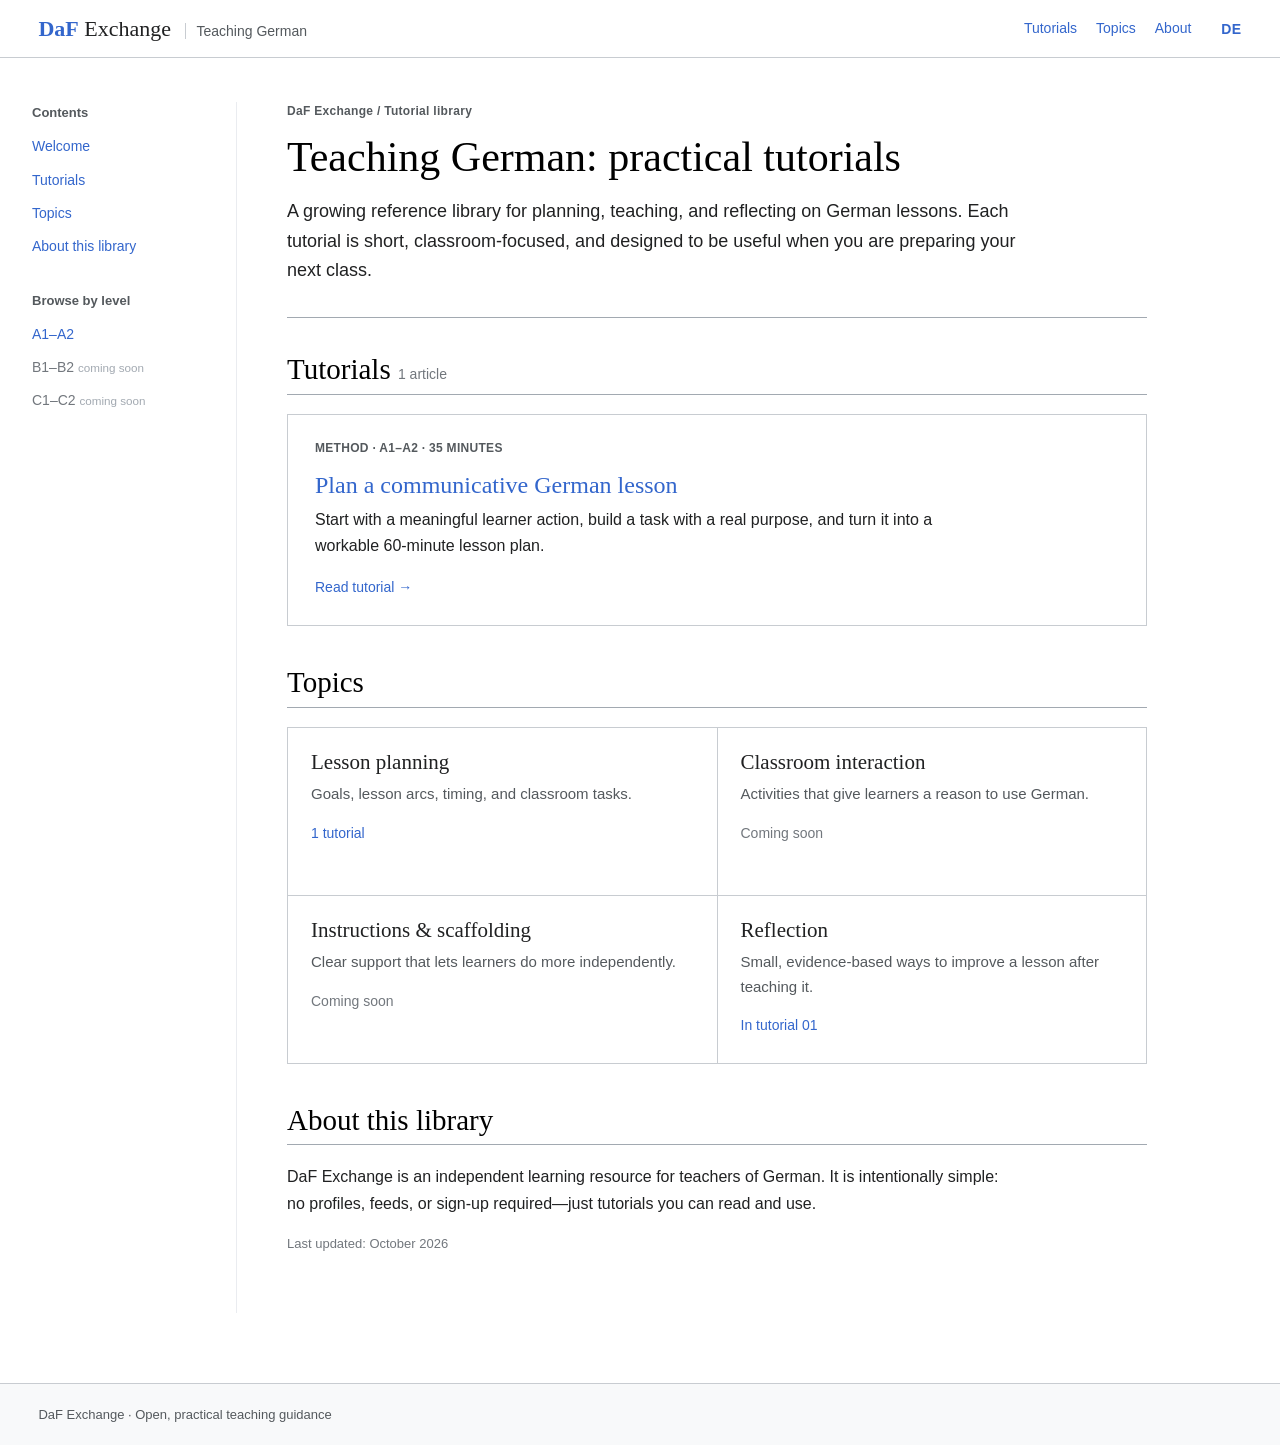
<file: index.html>
<!DOCTYPE html>
<html lang="en">
<head>
  <meta charset="UTF-8">
  <meta name="viewport" content="width=device-width, initial-scale=1.0">
  <meta name="description" content="A clear, practical reference library for teaching German.">
  <title>DaF Exchange | Teaching German tutorials</title>
  <link rel="stylesheet" href="styles.css">
</head>
<body class="library-page">
  <header class="library-header">
    <a class="library-brand" href="index.html" aria-label="DaF Exchange home"><strong>DaF</strong> Exchange <span>Teaching German</span></a>
    <nav aria-label="Primary navigation"><a href="#tutorials">Tutorials</a><a href="#topics">Topics</a><a href="#about">About</a></nav>
    <a class="language-switch" href="index.de.html" lang="de" hreflang="de">DE</a>
  </header>
  <main class="library-layout">
    <aside class="library-sidebar" aria-label="Tutorial topics">
      <p class="sidebar-title">Contents</p>
      <a href="#welcome">Welcome</a><a href="#tutorials">Tutorials</a><a href="#topics">Topics</a><a href="#about">About this library</a>
      <p class="sidebar-title topic-title">Browse by level</p>
      <a href="#tutorials">A1–A2</a><span class="muted-link">B1–B2 <small>coming soon</small></span><span class="muted-link">C1–C2 <small>coming soon</small></span>
    </aside>
    <article class="library-content">
      <section id="welcome" class="library-lead"><p class="article-kicker">DaF Exchange / Tutorial library</p><h1>Teaching German: practical tutorials</h1><p class="lead-copy">A growing reference library for planning, teaching, and reflecting on German lessons. Each tutorial is short, classroom-focused, and designed to be useful when you are preparing your next class.</p></section>
      <section id="tutorials" class="article-section"><h2>Tutorials <span>1 article</span></h2><div class="tutorial-index"><article><p class="tutorial-label">METHOD · A1–A2 · 35 MINUTES</p><h3><a href="classroom-instructions.html">Plan a communicative German lesson</a></h3><p>Start with a meaningful learner action, build a task with a real purpose, and turn it into a workable 60-minute lesson plan.</p><a class="article-link" href="classroom-instructions.html">Read tutorial →</a></article></div></section>
      <section id="topics" class="article-section"><h2>Topics</h2><div class="topic-grid"><div><h3>Lesson planning</h3><p>Goals, lesson arcs, timing, and classroom tasks.</p><a href="classroom-instructions.html">1 tutorial</a></div><div><h3>Classroom interaction</h3><p>Activities that give learners a reason to use German.</p><span>Coming soon</span></div><div><h3>Instructions &amp; scaffolding</h3><p>Clear support that lets learners do more independently.</p><span>Coming soon</span></div><div><h3>Reflection</h3><p>Small, evidence-based ways to improve a lesson after teaching it.</p><a href="classroom-instructions.html#reflection">In tutorial 01</a></div></div></section>
      <section id="about" class="article-section about-library"><h2>About this library</h2><p>DaF Exchange is an independent learning resource for teachers of German. It is intentionally simple: no profiles, feeds, or sign-up required—just tutorials you can read and use.</p><p class="last-updated">Last updated: October 2026</p></section>
    </article>
  </main>
  <footer class="library-footer">DaF Exchange · Open, practical teaching guidance</footer>
</body>
</html>
</file>
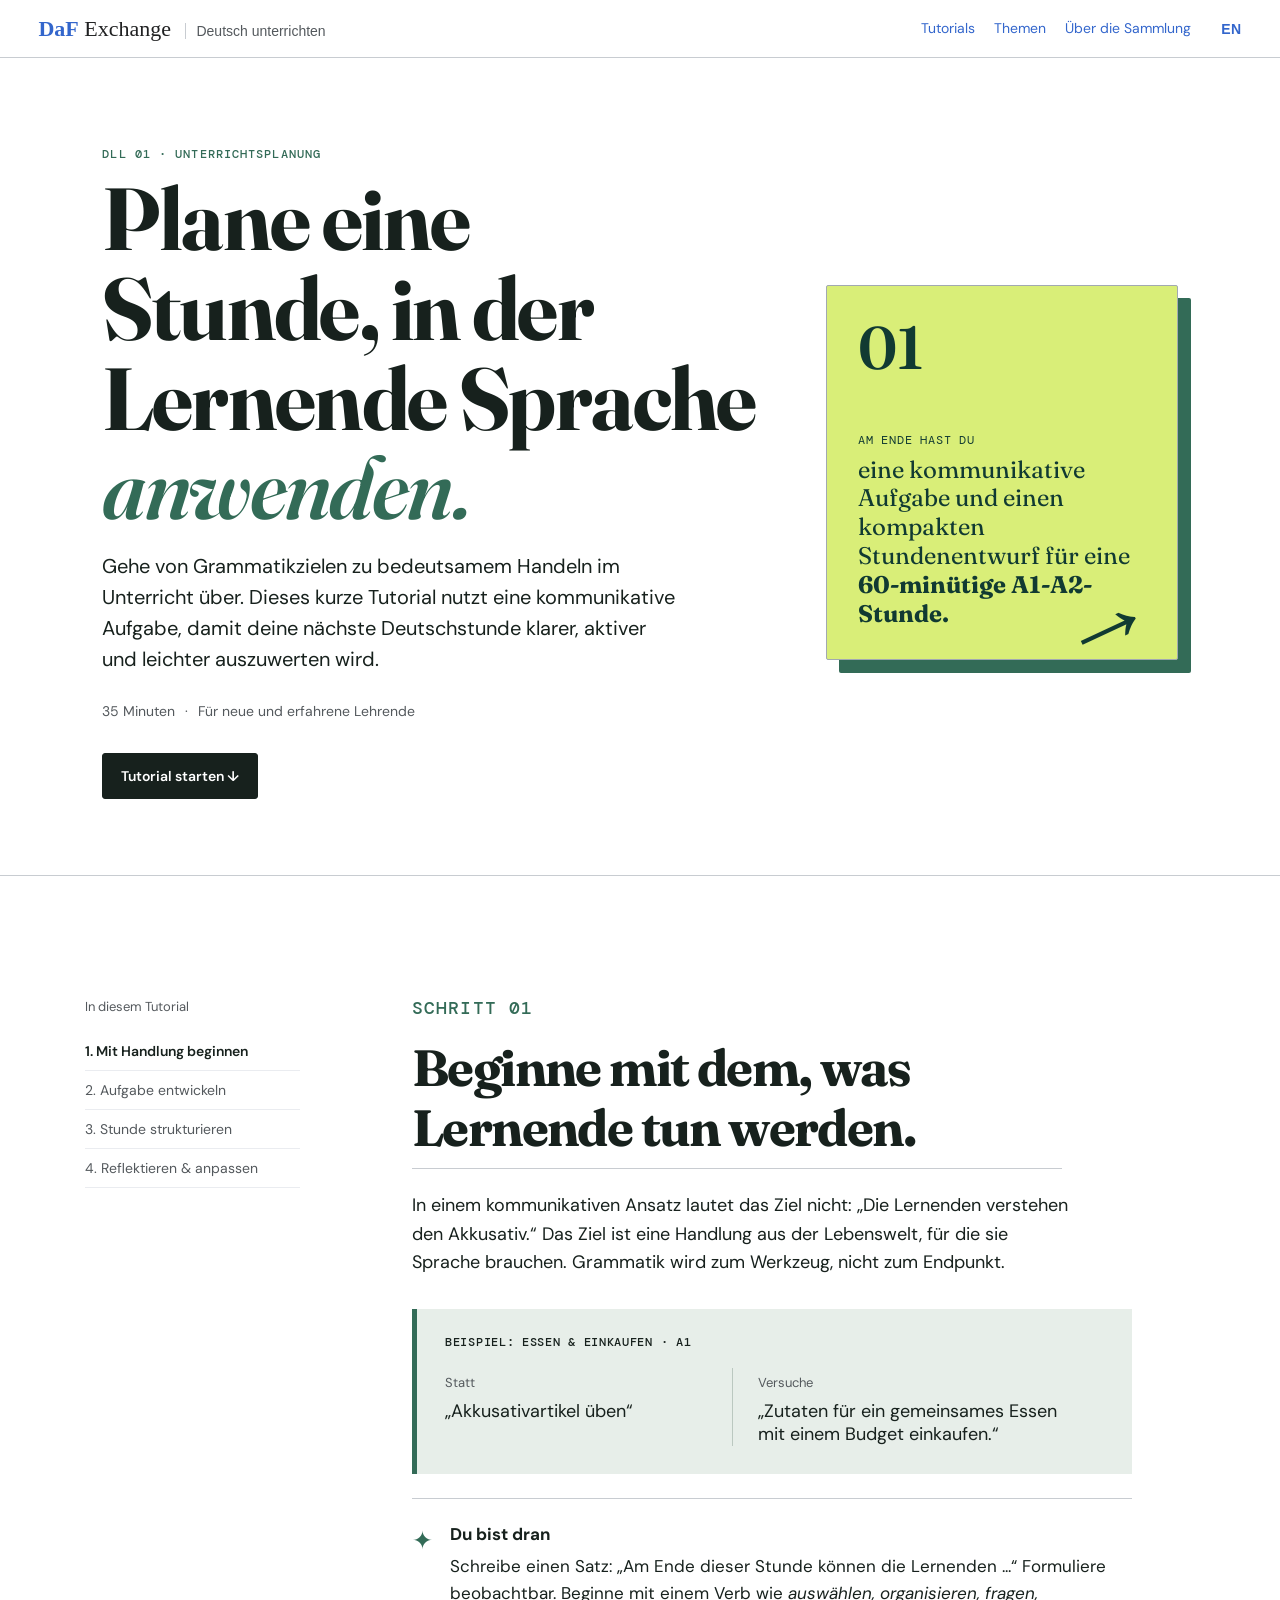
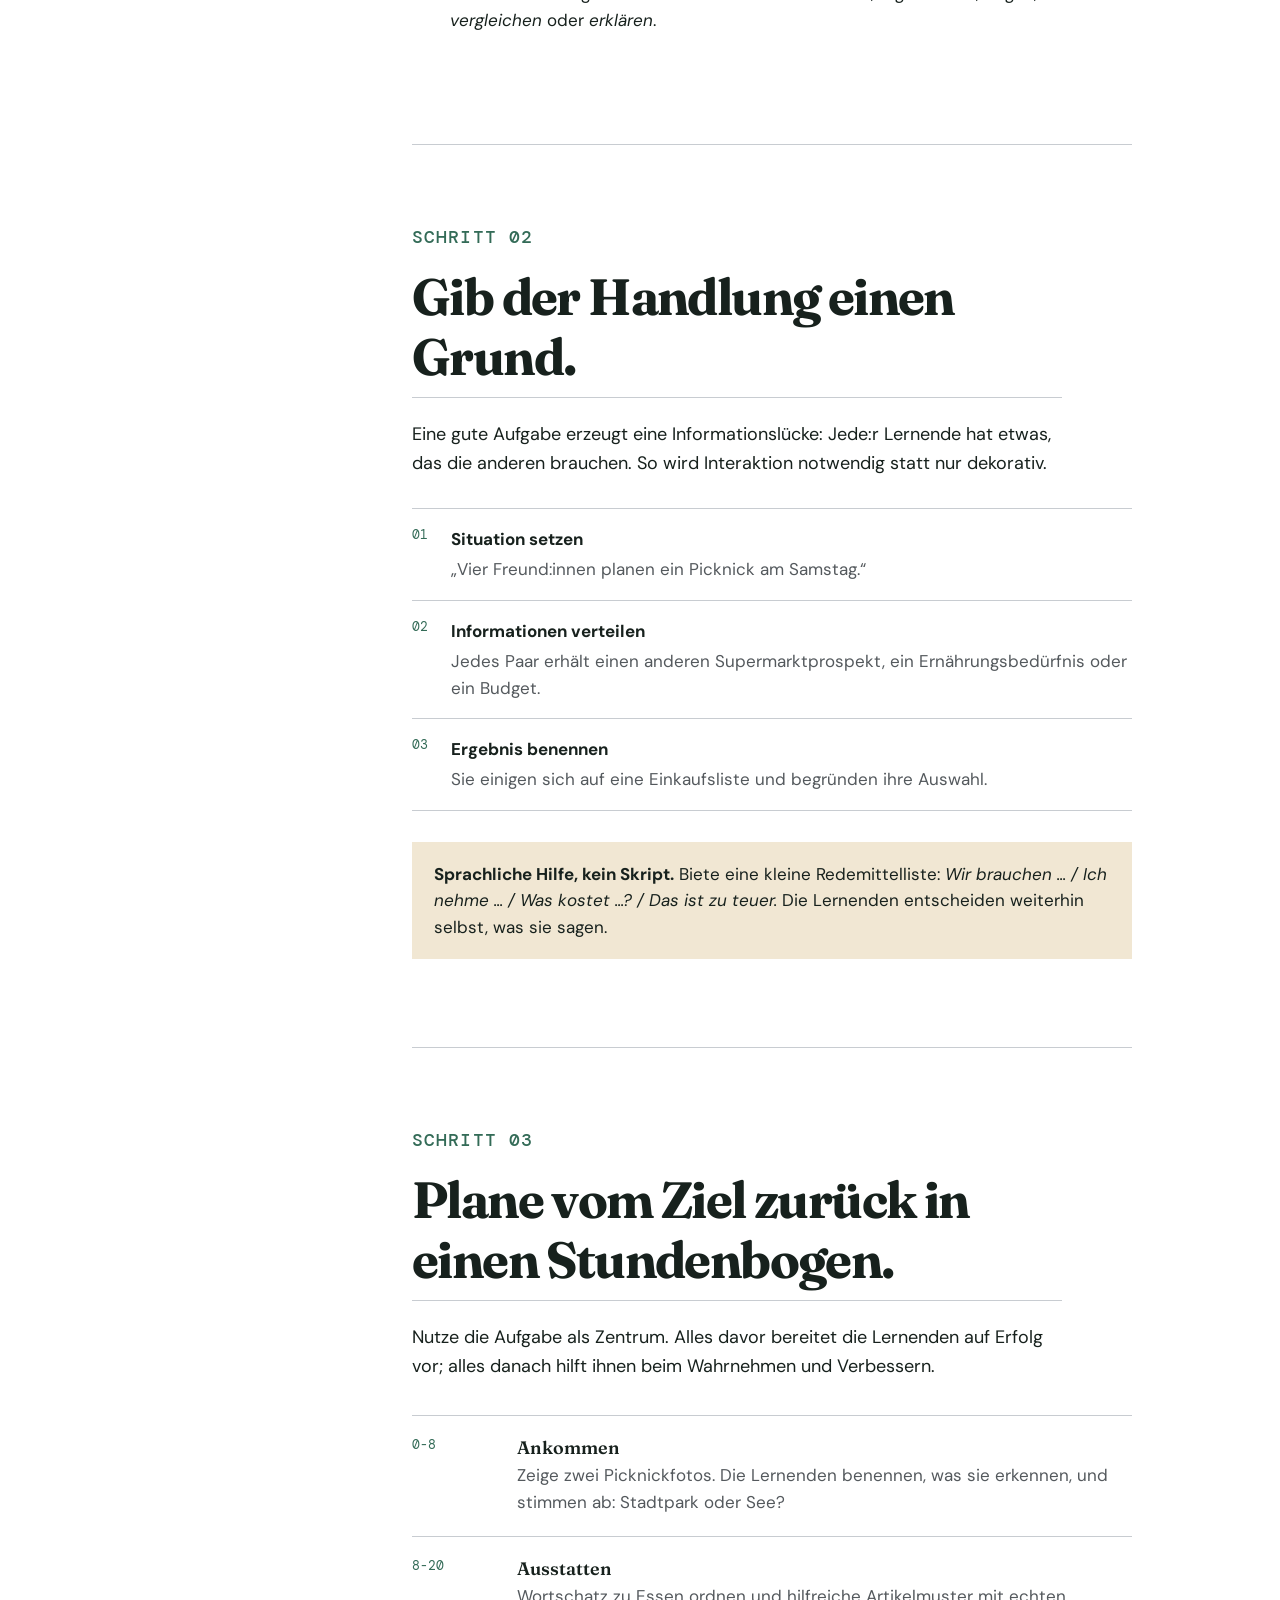
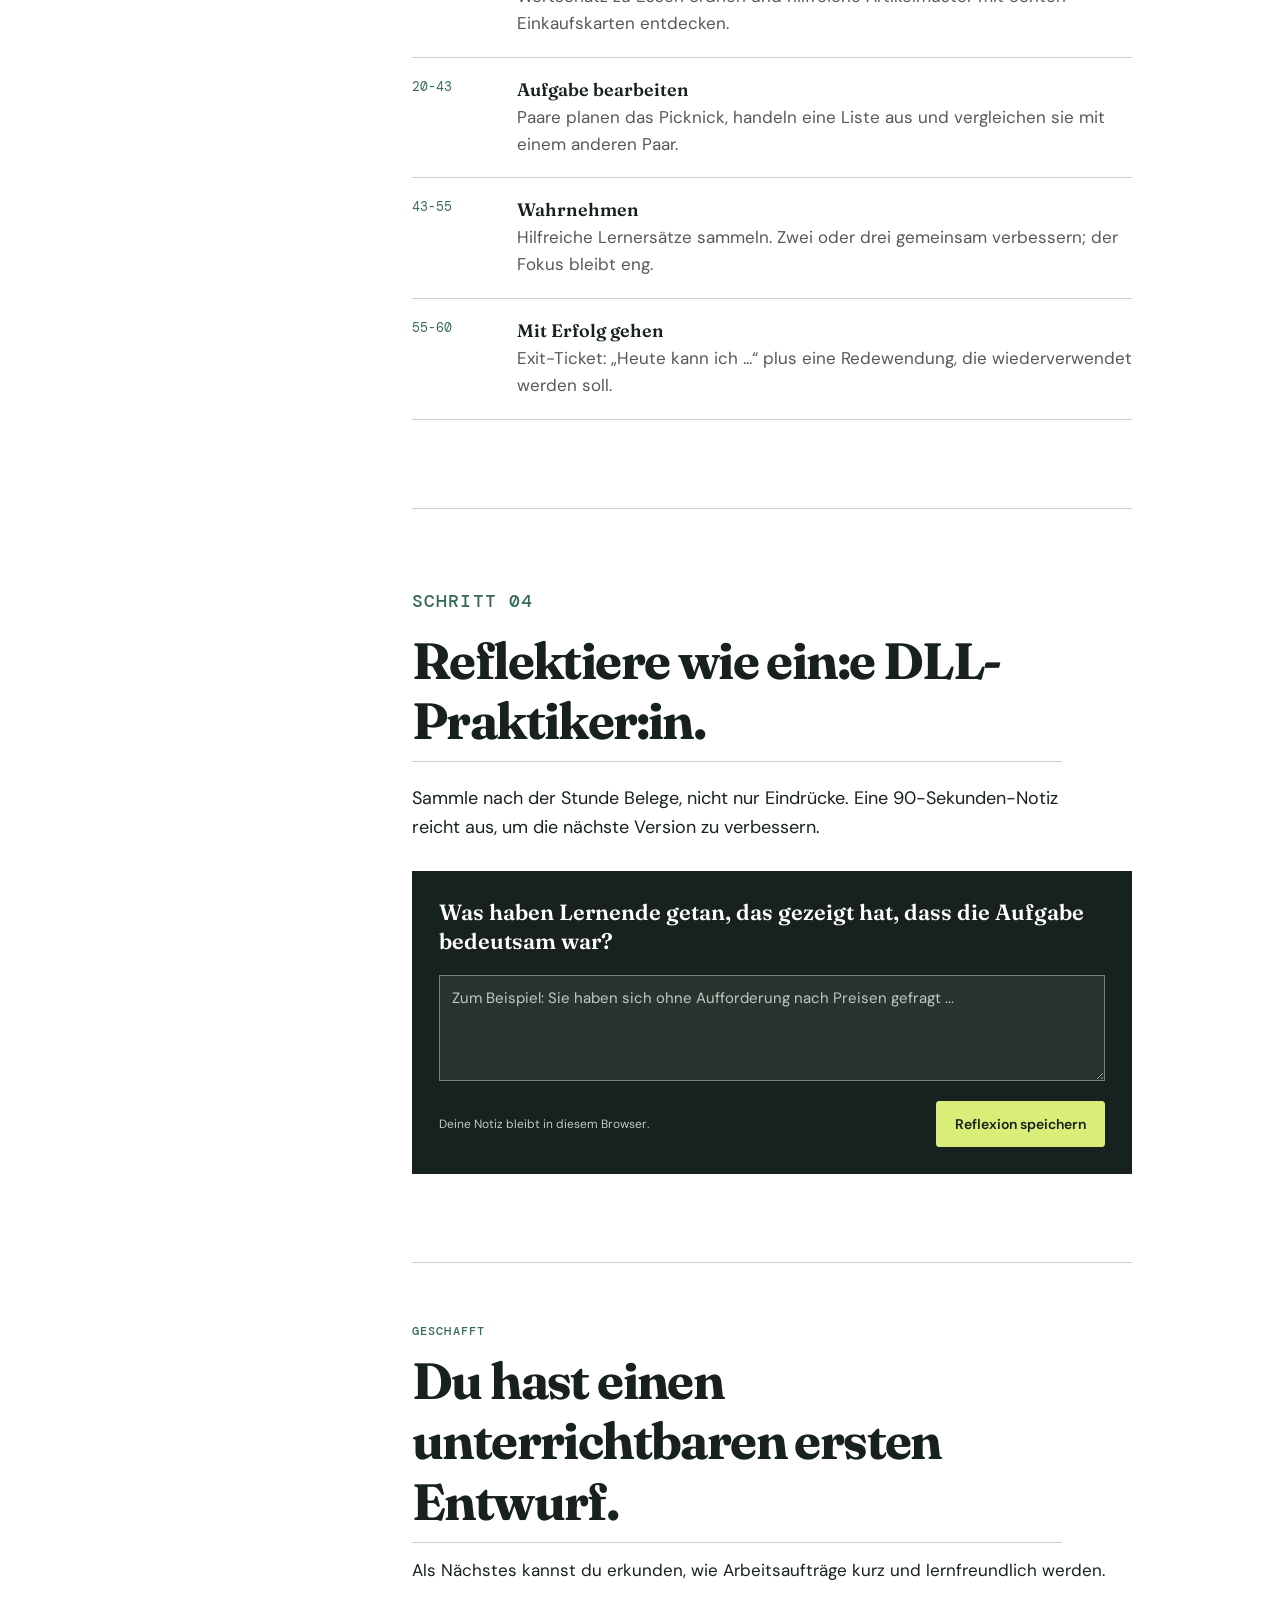
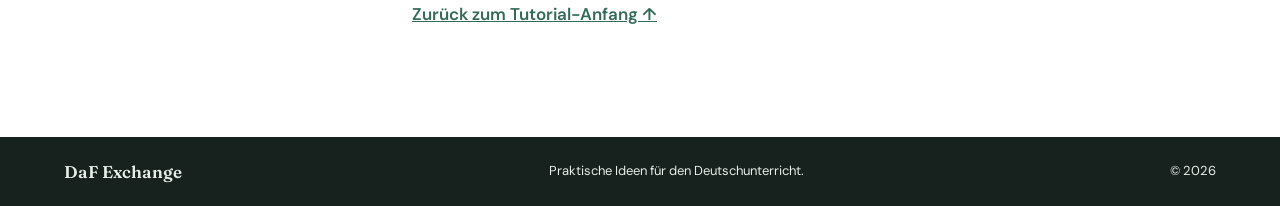
<file: classroom-instructions.de.html>
<!DOCTYPE html>
<html lang="de">
<head><meta charset="UTF-8"><meta name="viewport" content="width=device-width, initial-scale=1.0"><meta name="description" content="Ein praktisches DLL-Tutorial zur Planung kommunikativer Deutschstunden."><title>DaF Exchange | Eine kommunikative Stunde planen</title><link rel="preconnect" href="https://fonts.googleapis.com"><link rel="preconnect" href="https://fonts.gstatic.com" crossorigin><link href="https://fonts.googleapis.com/css2?family=DM+Mono:wght@400;500&family=DM+Sans:wght@400;500;600;700&family=Fraunces:opsz,wght@9..144,600;9..144,700&display=swap" rel="stylesheet"><link rel="stylesheet" href="styles.css"></head>
<body><header class="library-header"><a class="library-brand" href="index.de.html" aria-label="DaF Exchange Startseite"><strong>DaF</strong> Exchange <span>Deutsch unterrichten</span></a><nav aria-label="Hauptnavigation"><a href="index.de.html#tutorials">Tutorials</a><a href="index.de.html#themen">Themen</a><a href="index.de.html#ueber">Über die Sammlung</a></nav><a class="language-switch" href="classroom-instructions.html" lang="en" hreflang="en">EN</a></header>
<main id="top"><section class="hero" aria-labelledby="page-title"><div class="hero-copy"><p class="eyebrow">DLL 01 &middot; Unterrichtsplanung</p><h1 id="page-title">Plane eine Stunde, in der Lernende Sprache <em>anwenden.</em></h1><p class="intro">Gehe von Grammatikzielen zu bedeutsamem Handeln im Unterricht &uuml;ber. Dieses kurze Tutorial nutzt eine kommunikative Aufgabe, damit deine n&auml;chste Deutschstunde klarer, aktiver und leichter auszuwerten wird.</p><div class="hero-meta"><span>35 Minuten</span><span>&middot;</span><span>F&uuml;r neue und erfahrene Lehrende</span></div><a class="button button-dark" href="#lesson">Tutorial starten &darr;</a></div><div class="hero-card"><div class="card-number">01</div><p class="card-label">Am Ende hast du</p><p class="card-outcome">eine kommunikative Aufgabe und einen kompakten Stundenentwurf f&uuml;r eine <strong>60-min&uuml;tige A1-A2-Stunde.</strong></p><div class="scribble">&rarr;</div></div></section>
<div class="lesson-layout" id="lesson"><aside class="lesson-nav"><p>In diesem Tutorial</p><a class="active" href="#start">1. Mit Handlung beginnen</a><a href="#task">2. Aufgabe entwickeln</a><a href="#plan">3. Stunde strukturieren</a><a href="#reflection">4. Reflektieren &amp; anpassen</a></aside><article class="lesson-content">
<section class="lesson-section" id="start"><p class="section-kicker">Schritt 01</p><h2>Beginne mit dem, was Lernende tun werden.</h2><p>In einem kommunikativen Ansatz lautet das Ziel nicht: „Die Lernenden verstehen den Akkusativ.“ Das Ziel ist eine Handlung aus der Lebenswelt, f&uuml;r die sie Sprache brauchen. Grammatik wird zum Werkzeug, nicht zum Endpunkt.</p><div class="example-box"><p class="box-title">Beispiel: Essen &amp; Einkaufen &middot; A1</p><div class="before-after"><div><span>Statt</span><p>„Akkusativartikel &uuml;ben“</p></div><div><span>Versuche</span><p>„Zutaten f&uuml;r ein gemeinsames Essen mit einem Budget einkaufen.“</p></div></div></div><div class="prompt"><span class="prompt-icon">&#10022;</span><div><strong>Du bist dran</strong><p>Schreibe einen Satz: „Am Ende dieser Stunde k&ouml;nnen die Lernenden ...“ Formuliere beobachtbar. Beginne mit einem Verb wie <em>ausw&auml;hlen, organisieren, fragen, vergleichen</em> oder <em>erkl&auml;ren</em>.</p></div></div></section>
<section class="lesson-section" id="task"><p class="section-kicker">Schritt 02</p><h2>Gib der Handlung einen Grund.</h2><p>Eine gute Aufgabe erzeugt eine Informationsl&uuml;cke: Jede:r Lernende hat etwas, das die anderen brauchen. So wird Interaktion notwendig statt nur dekorativ.</p><ol class="steps"><li><span>01</span><div><strong>Situation setzen</strong><p>„Vier Freund:innen planen ein Picknick am Samstag.“</p></div></li><li><span>02</span><div><strong>Informationen verteilen</strong><p>Jedes Paar erh&auml;lt einen anderen Supermarktprospekt, ein Ern&auml;hrungsbed&uuml;rfnis oder ein Budget.</p></div></li><li><span>03</span><div><strong>Ergebnis benennen</strong><p>Sie einigen sich auf eine Einkaufsliste und begr&uuml;nden ihre Auswahl.</p></div></li></ol><div class="language-note"><strong>Sprachliche Hilfe, kein Skript.</strong> Biete eine kleine Redemittelliste: <em>Wir brauchen ... / Ich nehme ... / Was kostet ...? / Das ist zu teuer.</em> Die Lernenden entscheiden weiterhin selbst, was sie sagen.</div></section>
<section class="lesson-section" id="plan"><p class="section-kicker">Schritt 03</p><h2>Plane vom Ziel zur&uuml;ck in einen Stundenbogen.</h2><p>Nutze die Aufgabe als Zentrum. Alles davor bereitet die Lernenden auf Erfolg vor; alles danach hilft ihnen beim Wahrnehmen und Verbessern.</p><div class="timeline"><div><time>0-8</time><div><h3>Ankommen</h3><p>Zeige zwei Picknickfotos. Die Lernenden benennen, was sie erkennen, und stimmen ab: Stadtpark oder See?</p></div></div><div><time>8-20</time><div><h3>Ausstatten</h3><p>Wortschatz zu Essen ordnen und hilfreiche Artikelmuster mit echten Einkaufskarten entdecken.</p></div></div><div><time>20-43</time><div><h3>Aufgabe bearbeiten</h3><p>Paare planen das Picknick, handeln eine Liste aus und vergleichen sie mit einem anderen Paar.</p></div></div><div><time>43-55</time><div><h3>Wahrnehmen</h3><p>Hilfreiche Lerners&auml;tze sammeln. Zwei oder drei gemeinsam verbessern; der Fokus bleibt eng.</p></div></div><div><time>55-60</time><div><h3>Mit Erfolg gehen</h3><p>Exit-Ticket: „Heute kann ich ...“ plus eine Redewendung, die wiederverwendet werden soll.</p></div></div></div></section>
<section class="lesson-section reflection-section" id="reflection"><p class="section-kicker">Schritt 04</p><h2>Reflektiere wie ein:e DLL-Praktiker:in.</h2><p>Sammle nach der Stunde Belege, nicht nur Eindr&uuml;cke. Eine 90-Sekunden-Notiz reicht aus, um die n&auml;chste Version zu verbessern.</p><form class="reflection-card" id="reflection-form"><label for="reflection-note">Was haben Lernende getan, das gezeigt hat, dass die Aufgabe bedeutsam war?</label><textarea id="reflection-note" rows="4" placeholder="Zum Beispiel: Sie haben sich ohne Aufforderung nach Preisen gefragt ..."></textarea><div class="form-footer"><span id="save-status" aria-live="polite">Deine Notiz bleibt in diesem Browser.</span><button class="button button-light" type="submit">Reflexion speichern</button></div></form></section>
<section class="complete" id="next"><p class="section-kicker">Geschafft</p><h2>Du hast einen unterrichtbaren ersten Entwurf.</h2><p>Als N&auml;chstes kannst du erkunden, wie Arbeitsauftr&auml;ge kurz und lernfreundlich werden.</p><a href="#top" class="text-link">Zur&uuml;ck zum Tutorial-Anfang &uarr;</a></section></article></div></main><footer><span>DaF Exchange</span><p>Praktische Ideen f&uuml;r den Deutschunterricht.</p><span>&copy; 2026</span></footer></body>
</html>
</file>
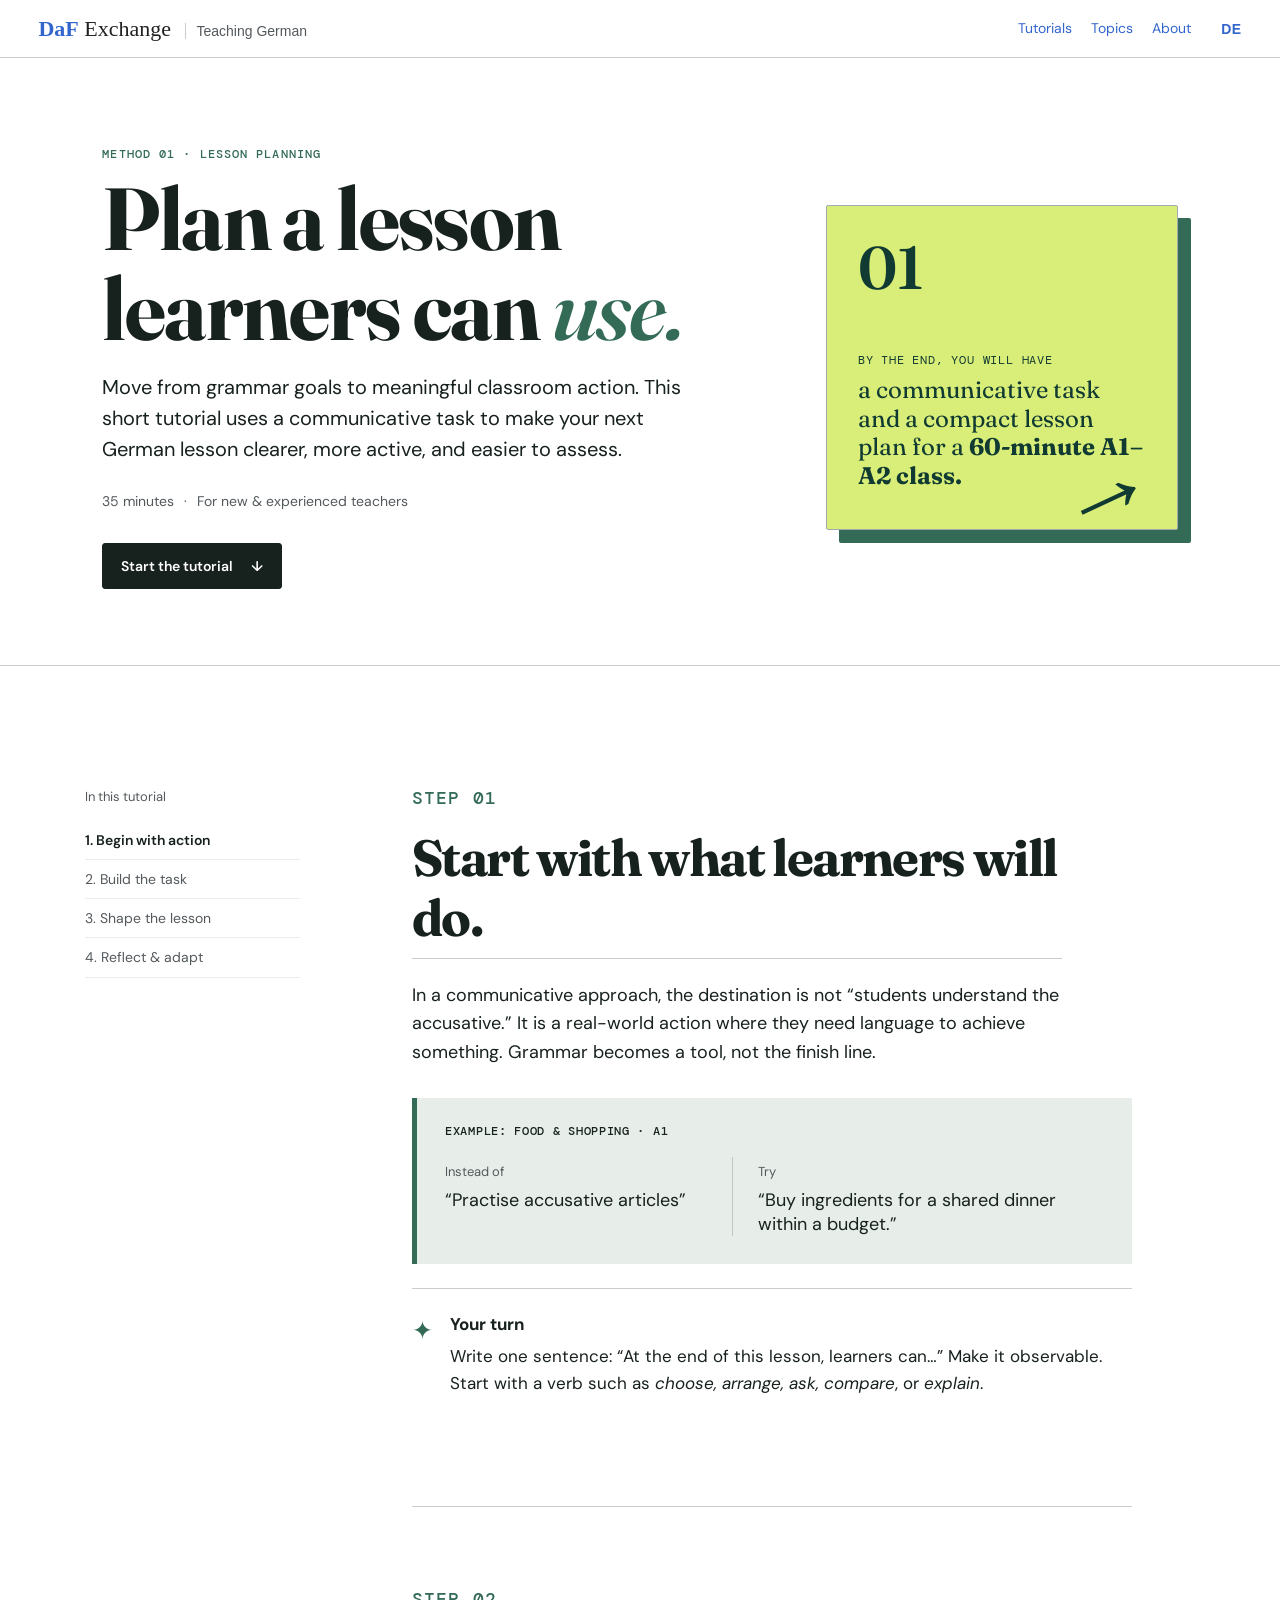
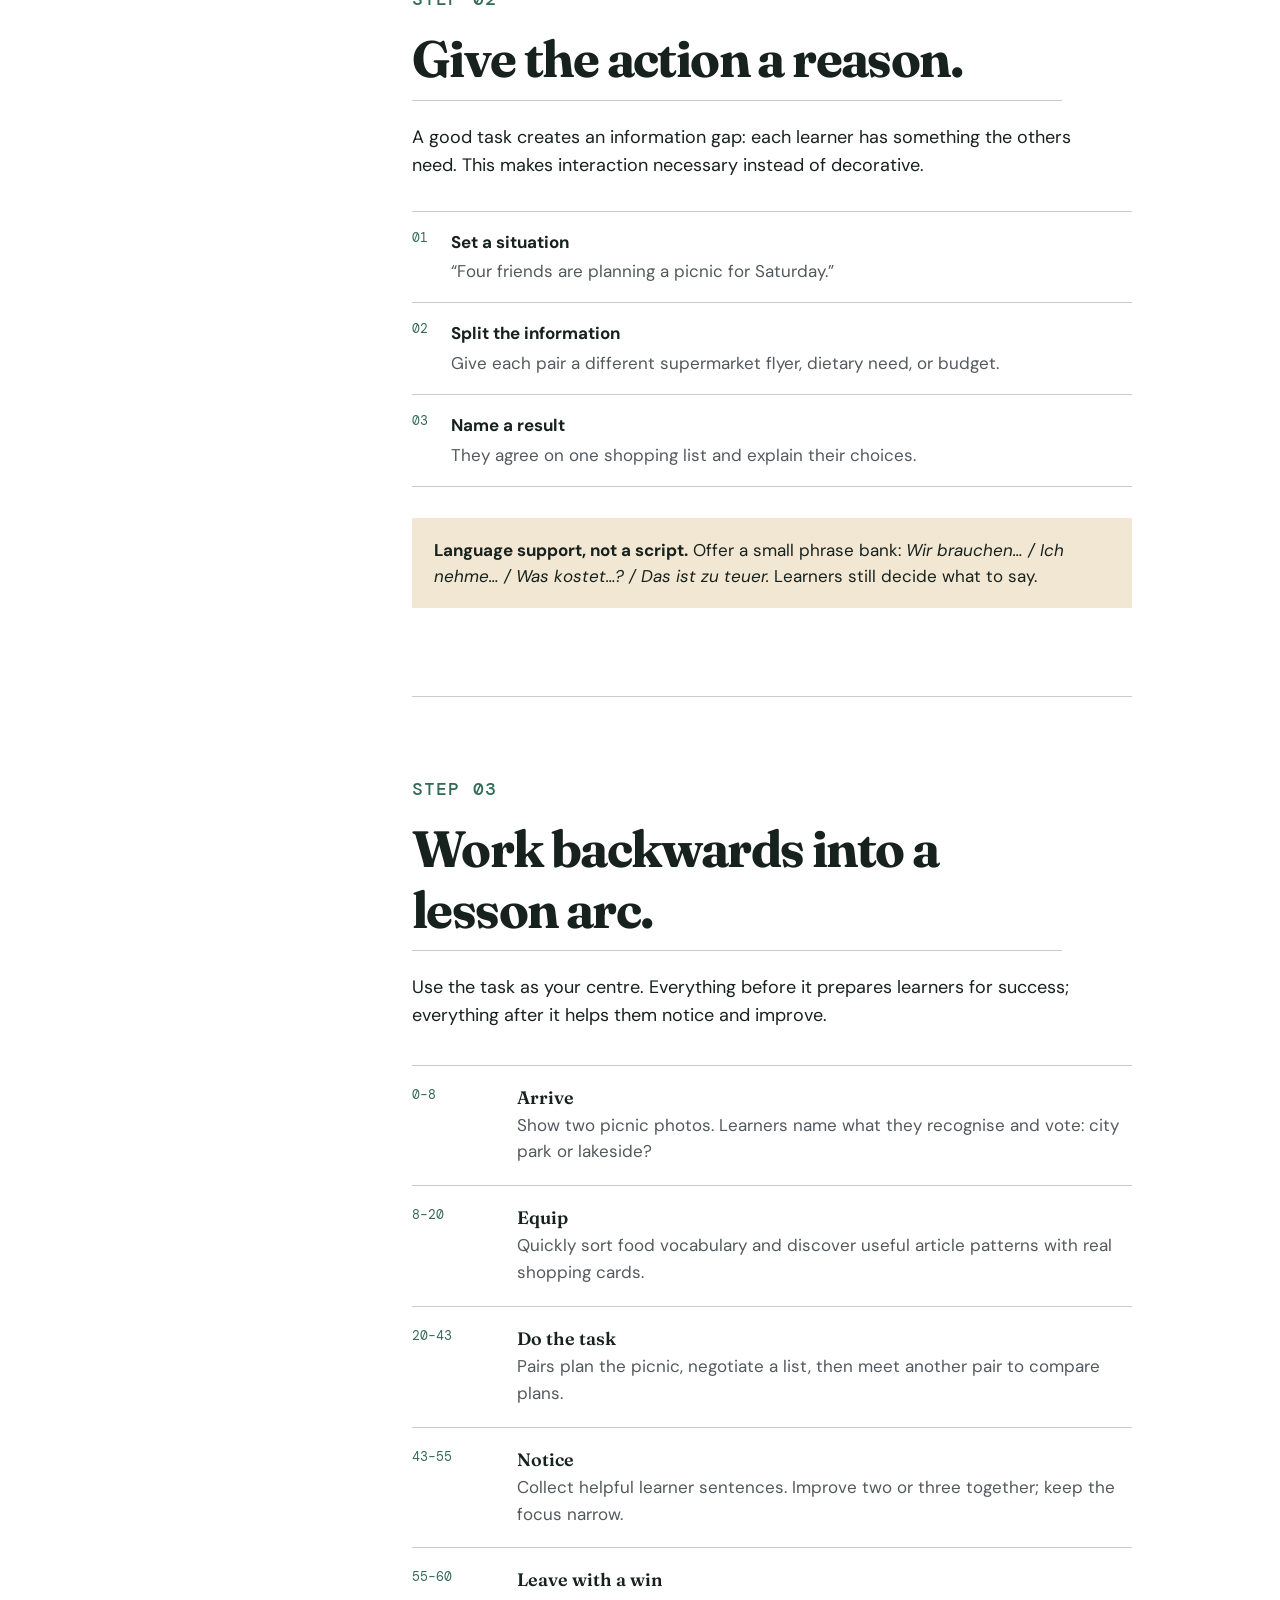
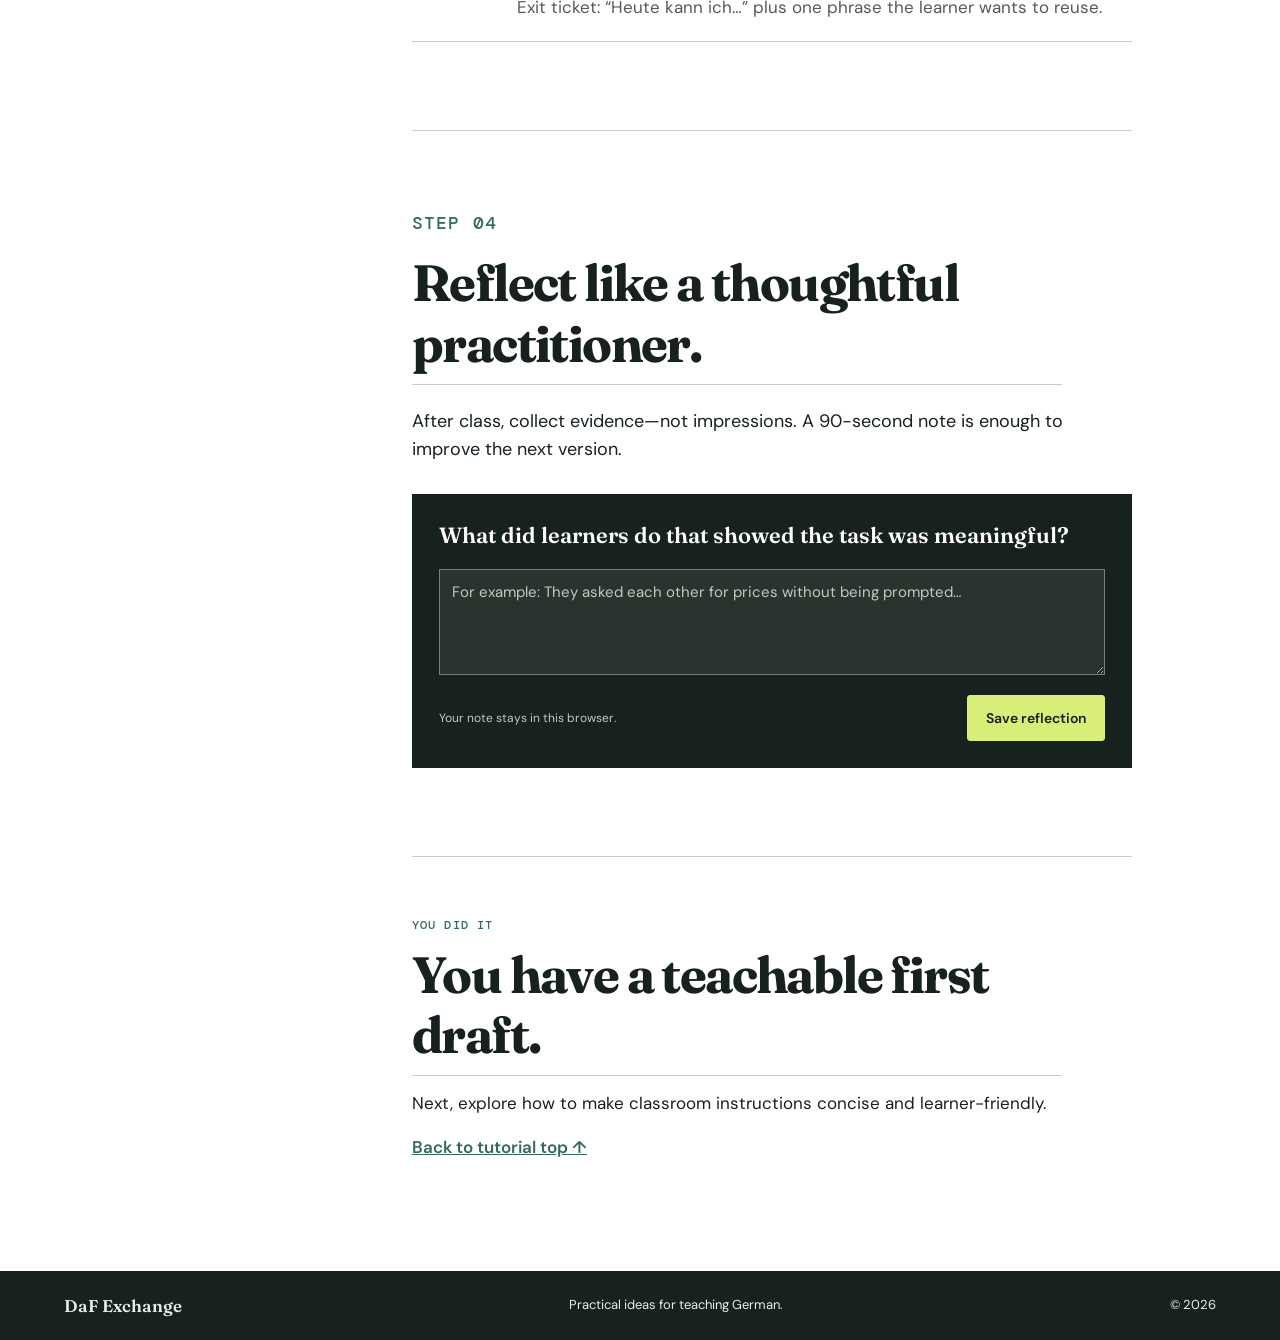
<file: classroom-instructions.html>
<!DOCTYPE html>
<html lang="en">
<head>
  <meta charset="UTF-8">
  <meta name="viewport" content="width=device-width, initial-scale=1.0">
  <meta name="description" content="A practical tutorial on planning communicative German lessons.">
  <title>DaF Exchange | Plan a communicative lesson</title>
  <link rel="preconnect" href="https://fonts.googleapis.com">
  <link rel="preconnect" href="https://fonts.gstatic.com" crossorigin>
  <link href="https://fonts.googleapis.com/css2?family=DM+Mono:wght@400;500&family=DM+Sans:wght@400;500;600;700&family=Fraunces:opsz,wght@9..144,600;9..144,700&display=swap" rel="stylesheet">
  <link rel="stylesheet" href="styles.css">
</head>
<body>
  <header class="library-header"><a class="library-brand" href="index.html" aria-label="DaF Exchange home"><strong>DaF</strong> Exchange <span>Teaching German</span></a><nav aria-label="Primary navigation"><a href="index.html#tutorials">Tutorials</a><a href="index.html#topics">Topics</a><a href="index.html#about">About</a></nav><a class="language-switch" href="classroom-instructions.de.html" lang="de" hreflang="de">DE</a></header>

  <main id="top">
    <section class="hero" aria-labelledby="page-title">
      <div class="hero-copy">
        <p class="eyebrow">Method 01 · Lesson planning</p>
        <h1 id="page-title">Plan a lesson learners can <em>use.</em></h1>
        <p class="intro">Move from grammar goals to meaningful classroom action. This short tutorial uses a communicative task to make your next German lesson clearer, more active, and easier to assess.</p>
        <div class="hero-meta">
          <span>35 minutes</span><span>·</span><span>For new &amp; experienced teachers</span>
        </div>
        <a class="button button-dark" href="#lesson">Start the tutorial <span aria-hidden="true">↓</span></a>
      </div>
      <div class="hero-card" aria-label="Tutorial learning outcome">
        <div class="card-number">01</div>
        <p class="card-label">By the end, you will have</p>
        <p class="card-outcome">a communicative task and a compact lesson plan for a <strong>60-minute A1–A2 class.</strong></p>
        <div class="scribble" aria-hidden="true">→</div>
      </div>
    </section>

    <div class="lesson-layout" id="lesson">
      <aside class="lesson-nav" aria-label="Tutorial sections">
        <p>In this tutorial</p>
        <a class="active" href="#start">1. Begin with action</a>
        <a href="#task">2. Build the task</a>
        <a href="#plan">3. Shape the lesson</a>
        <a href="#reflection">4. Reflect &amp; adapt</a>
      </aside>

      <article class="lesson-content">
        <section class="lesson-section" id="start">
          <p class="section-kicker">Step 01</p>
          <h2>Start with what learners will do.</h2>
          <p>In a communicative approach, the destination is not “students understand the accusative.” It is a real-world action where they need language to achieve something. Grammar becomes a tool, not the finish line.</p>
          <div class="example-box">
            <p class="box-title">Example: food &amp; shopping · A1</p>
            <div class="before-after">
              <div><span>Instead of</span><p>“Practise accusative articles”</p></div>
              <div><span>Try</span><p>“Buy ingredients for a shared dinner within a budget.”</p></div>
            </div>
          </div>
          <div class="prompt">
            <span class="prompt-icon" aria-hidden="true">✦</span>
            <div><strong>Your turn</strong><p>Write one sentence: “At the end of this lesson, learners can…” Make it observable. Start with a verb such as <em>choose, arrange, ask, compare</em>, or <em>explain</em>.</p></div>
          </div>
        </section>

        <section class="lesson-section" id="task">
          <p class="section-kicker">Step 02</p>
          <h2>Give the action a reason.</h2>
          <p>A good task creates an information gap: each learner has something the others need. This makes interaction necessary instead of decorative.</p>
          <ol class="steps">
            <li><span>01</span><div><strong>Set a situation</strong><p>“Four friends are planning a picnic for Saturday.”</p></div></li>
            <li><span>02</span><div><strong>Split the information</strong><p>Give each pair a different supermarket flyer, dietary need, or budget.</p></div></li>
            <li><span>03</span><div><strong>Name a result</strong><p>They agree on one shopping list and explain their choices.</p></div></li>
          </ol>
          <div class="language-note"><strong>Language support, not a script.</strong> Offer a small phrase bank: <em>Wir brauchen… / Ich nehme… / Was kostet…? / Das ist zu teuer.</em> Learners still decide what to say.</div>
        </section>

        <section class="lesson-section" id="plan">
          <p class="section-kicker">Step 03</p>
          <h2>Work backwards into a lesson arc.</h2>
          <p>Use the task as your centre. Everything before it prepares learners for success; everything after it helps them notice and improve.</p>
          <div class="timeline" role="list" aria-label="60 minute lesson plan">
            <div role="listitem"><time>0–8</time><div><h3>Arrive</h3><p>Show two picnic photos. Learners name what they recognise and vote: city park or lakeside?</p></div></div>
            <div role="listitem"><time>8–20</time><div><h3>Equip</h3><p>Quickly sort food vocabulary and discover useful article patterns with real shopping cards.</p></div></div>
            <div role="listitem"><time>20–43</time><div><h3>Do the task</h3><p>Pairs plan the picnic, negotiate a list, then meet another pair to compare plans.</p></div></div>
            <div role="listitem"><time>43–55</time><div><h3>Notice</h3><p>Collect helpful learner sentences. Improve two or three together; keep the focus narrow.</p></div></div>
            <div role="listitem"><time>55–60</time><div><h3>Leave with a win</h3><p>Exit ticket: “Heute kann ich…” plus one phrase the learner wants to reuse.</p></div></div>
          </div>
        </section>

        <section class="lesson-section reflection-section" id="reflection">
          <p class="section-kicker">Step 04</p>
          <h2>Reflect like a thoughtful practitioner.</h2>
          <p>After class, collect evidence—not impressions. A 90-second note is enough to improve the next version.</p>
          <form class="reflection-card" id="reflection-form">
            <label for="reflection-note">What did learners do that showed the task was meaningful?</label>
            <textarea id="reflection-note" rows="4" placeholder="For example: They asked each other for prices without being prompted…"></textarea>
            <div class="form-footer"><span id="save-status" aria-live="polite">Your note stays in this browser.</span><button class="button button-light" type="submit">Save reflection</button></div>
          </form>
        </section>

        <section class="complete" id="next">
          <p class="section-kicker">You did it</p>
          <h2>You have a teachable first draft.</h2>
          <p>Next, explore how to make classroom instructions concise and learner-friendly.</p>
          <a href="#top" class="text-link">Back to tutorial top ↑</a>
        </section>
      </article>
    </div>
  </main>

  <footer><span>DaF Exchange</span><p>Practical ideas for teaching German.</p><span>&copy; 2026</span></footer>
</body>
</html>
</file>
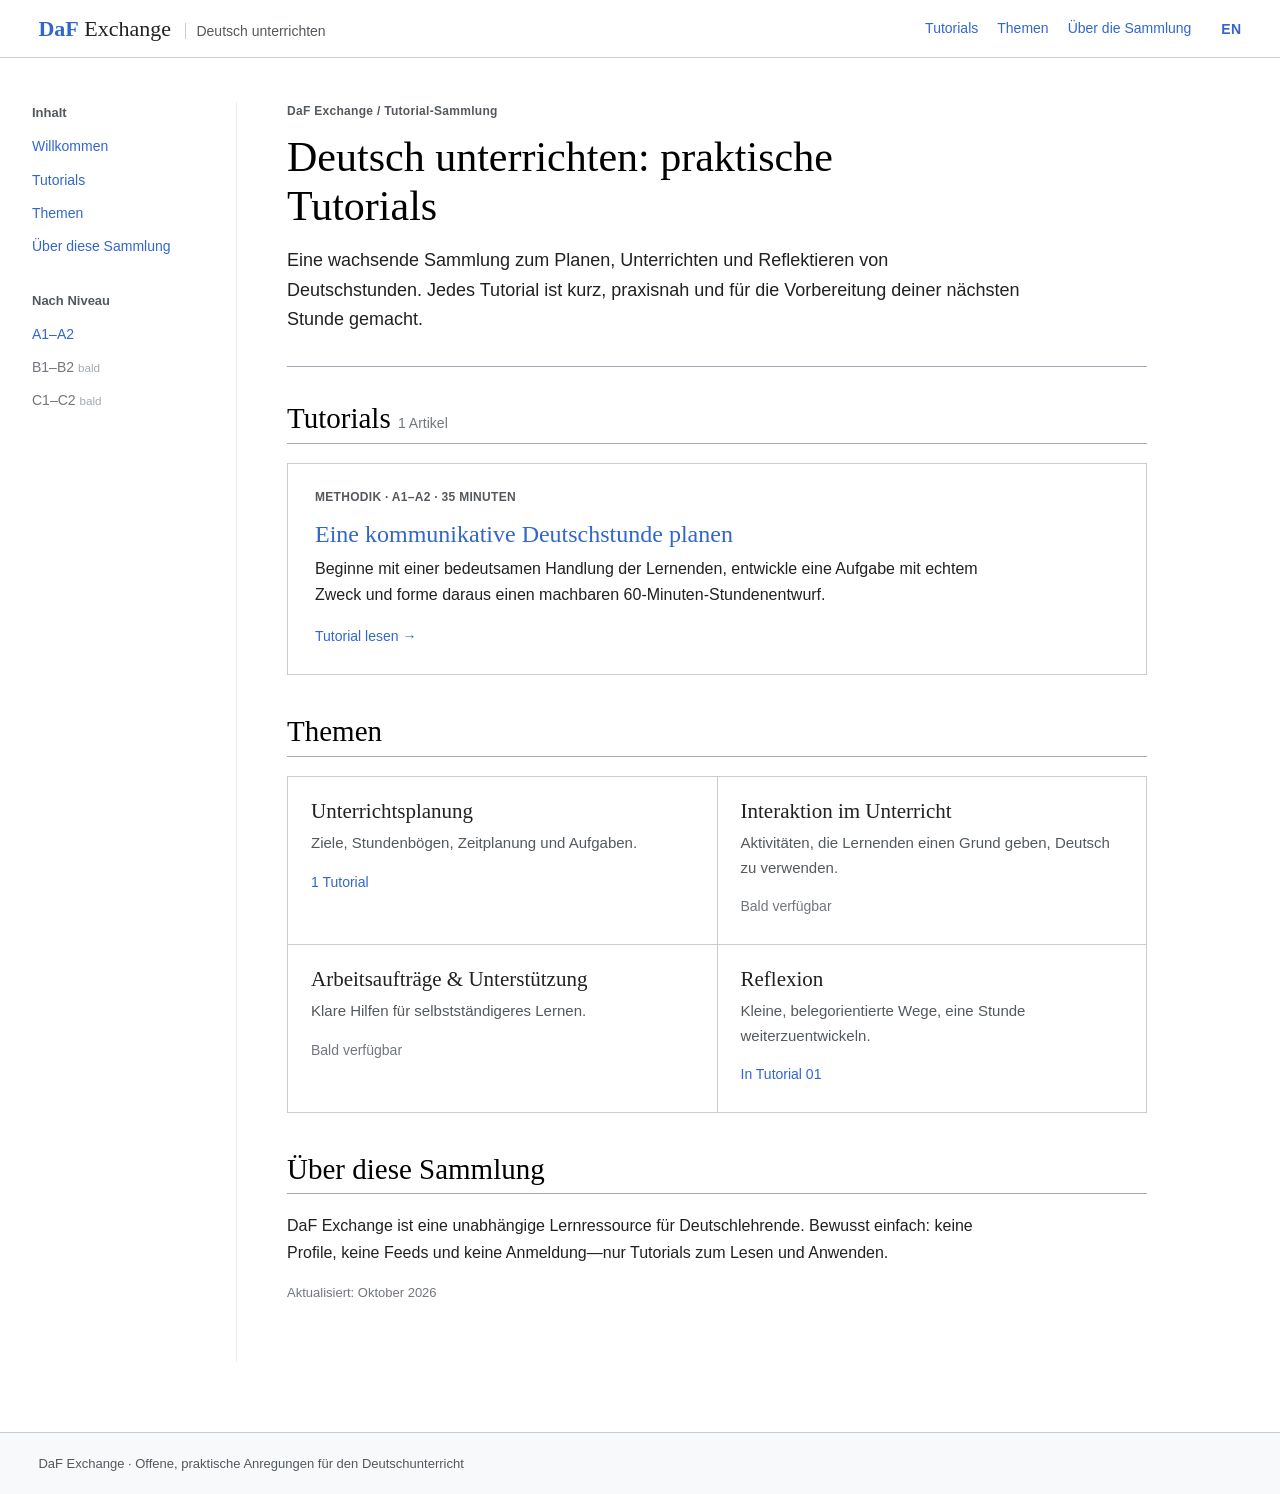
<file: index.de.html>
<!DOCTYPE html>
<html lang="de">
<head>
  <meta charset="UTF-8">
  <meta name="viewport" content="width=device-width, initial-scale=1.0">
  <meta name="description" content="Eine klare, praxisnahe Tutorial-Sammlung für Deutschunterricht.">
  <title>DaF Exchange | Tutorials für den Deutschunterricht</title>
  <link rel="stylesheet" href="styles.css">
</head>
<body class="library-page">
  <header class="library-header"><a class="library-brand" href="index.de.html" aria-label="DaF Exchange Startseite"><strong>DaF</strong> Exchange <span>Deutsch unterrichten</span></a><nav aria-label="Hauptnavigation"><a href="#tutorials">Tutorials</a><a href="#themen">Themen</a><a href="#ueber">Über die Sammlung</a></nav><a class="language-switch" href="index.html" lang="en" hreflang="en">EN</a></header>
  <main class="library-layout">
    <aside class="library-sidebar" aria-label="Tutorial-Themen"><p class="sidebar-title">Inhalt</p><a href="#willkommen">Willkommen</a><a href="#tutorials">Tutorials</a><a href="#themen">Themen</a><a href="#ueber">Über diese Sammlung</a><p class="sidebar-title topic-title">Nach Niveau</p><a href="#tutorials">A1–A2</a><span class="muted-link">B1–B2 <small>bald</small></span><span class="muted-link">C1–C2 <small>bald</small></span></aside>
    <article class="library-content">
      <section id="willkommen" class="library-lead"><p class="article-kicker">DaF Exchange / Tutorial-Sammlung</p><h1>Deutsch unterrichten: praktische Tutorials</h1><p class="lead-copy">Eine wachsende Sammlung zum Planen, Unterrichten und Reflektieren von Deutschstunden. Jedes Tutorial ist kurz, praxisnah und für die Vorbereitung deiner nächsten Stunde gemacht.</p></section>
      <section id="tutorials" class="article-section"><h2>Tutorials <span>1 Artikel</span></h2><div class="tutorial-index"><article><p class="tutorial-label">METHODIK · A1–A2 · 35 MINUTEN</p><h3><a href="classroom-instructions.de.html">Eine kommunikative Deutschstunde planen</a></h3><p>Beginne mit einer bedeutsamen Handlung der Lernenden, entwickle eine Aufgabe mit echtem Zweck und forme daraus einen machbaren 60-Minuten-Stundenentwurf.</p><a class="article-link" href="classroom-instructions.de.html">Tutorial lesen →</a></article></div></section>
      <section id="themen" class="article-section"><h2>Themen</h2><div class="topic-grid"><div><h3>Unterrichtsplanung</h3><p>Ziele, Stundenbögen, Zeitplanung und Aufgaben.</p><a href="classroom-instructions.de.html">1 Tutorial</a></div><div><h3>Interaktion im Unterricht</h3><p>Aktivitäten, die Lernenden einen Grund geben, Deutsch zu verwenden.</p><span>Bald verfügbar</span></div><div><h3>Arbeitsaufträge &amp; Unterstützung</h3><p>Klare Hilfen für selbstständigeres Lernen.</p><span>Bald verfügbar</span></div><div><h3>Reflexion</h3><p>Kleine, belegorientierte Wege, eine Stunde weiterzuentwickeln.</p><a href="classroom-instructions.de.html#reflection">In Tutorial 01</a></div></div></section>
      <section id="ueber" class="article-section about-library"><h2>Über diese Sammlung</h2><p>DaF Exchange ist eine unabhängige Lernressource für Deutschlehrende. Bewusst einfach: keine Profile, keine Feeds und keine Anmeldung—nur Tutorials zum Lesen und Anwenden.</p><p class="last-updated">Aktualisiert: Oktober 2026</p></section>
    </article>
  </main>
  <footer class="library-footer">DaF Exchange · Offene, praktische Anregungen für den Deutschunterricht</footer>
</body>
</html>
</file>
<file: styles.css>
:root { --ink:#17211d; --paper:#f7f3eb; --cream:#fffdf8; --green:#205b4e; --lime:#d9ee78; --line:#d7d3c9; --muted:#6d746e; }
.language-switch { color:var(--green); font:600 13px "DM Mono",monospace; letter-spacing:.4px; text-decoration:none; }.language-switch:hover { text-decoration:underline; }
.header-actions { display:flex; align-items:center; gap:12px; }.account-link { color:#202122; font-size:14px; text-decoration:none; }.account-link:hover { text-decoration:underline; }
.account-page { max-width:1060px; min-height:calc(100vh - 160px); margin:auto; padding:58px 35px 75px; }.account-heading { max-width:760px; }.account-heading h1 { margin:12px 0; font-size:clamp(38px,5vw,58px); }.account-heading h2 { margin:8px 0 12px; font-size:clamp(29px,3.5vw,40px); }.account-heading > p:last-child { font-size:18px; }.auth-panels { display:grid; grid-template-columns:1fr 1fr; gap:24px; max-width:840px; margin-top:35px; }.auth-card,.profile-form,.verification-card { padding:27px; border:1px solid var(--line); background:#fff; }.auth-card h2,.verification-card h2 { margin:0 0 20px; font-size:27px; }.auth-card p { margin:16px 0 0; color:var(--muted); font-size:14px; }.auth-card label,.profile-form label,.verification-card label { display:block; margin:0 0 16px; font-weight:600; }.auth-card input,.profile-form input,.profile-form select,.profile-form textarea,.verification-card input,.verification-card select { width:100%; margin-top:6px; padding:9px 10px; border:1px solid #a2a9b1; border-radius:0; background:#fff; color:var(--ink); font:16px Arial,Helvetica,sans-serif; }.profile-area { max-width:840px; margin-top:32px; }.profile-form { display:grid; grid-template-columns:1fr 1fr; gap:0 20px; }.profile-form label:nth-of-type(4),.profile-form label:nth-of-type(5),.profile-form .checkbox-label,.profile-form button { grid-column:1 / -1; }.checkbox-label { display:flex !important; gap:9px; align-items:center; font-weight:400 !important; }.checkbox-label input { width:auto; margin:0; }.verification-card { margin-top:24px; }.verification-card form { max-width:510px; }.form-message { min-height:24px; max-width:840px; margin:20px 0 0; color:var(--green); font-weight:600; }.form-message.error { color:#b32424; }.text-button { margin-top:24px; padding:0; border:0; color:var(--green); background:transparent; font:600 15px Arial,Helvetica,sans-serif; cursor:pointer; text-decoration:underline; }

/* Encyclopedic reading layout */
:root { --paper:#fff; --cream:#fff; --line:#c8ccd1; --muted:#54595d; --green:#336b57; }
body { font-family:Arial,Helvetica,sans-serif; font-size:16px; line-height:1.62; background:#fff; }
.site-header { height:58px; padding:0 max(3vw,24px); border-bottom:1px solid var(--line); background:rgba(255,255,255,.96); }
.brand { font-size:21px; letter-spacing:-.4px; }.site-header nav { gap:20px; }.site-header nav a,.language-switch { font-family:Arial,Helvetica,sans-serif; font-size:14px; }.language-switch { padding:4px 7px; border:1px solid #a2a9b1; color:#202122; }
h1,h2,h3 { font-family:Georgia,"Times New Roman",serif; letter-spacing:0; }.eyebrow,.section-kicker { color:#54595d; font-family:Arial,Helvetica,sans-serif; font-weight:700; letter-spacing:.5px; }
.welcome-hero { min-height:0; max-width:1300px; margin:auto; padding:68px max(5vw,35px) 54px; grid-template-columns:minmax(0,820px) 290px; gap:46px; border-bottom:1px solid var(--line); background:#fff; }.welcome-copy { max-width:790px; }.welcome-copy h1,h1 { font-size:clamp(42px,5vw,64px); line-height:1.12; }.intro { max-width:760px; font-size:19px; }.welcome-art { min-height:270px; border-radius:0; opacity:.9; }.sun { width:100px; height:100px; font-size:19px; }.paper-note { font-size:16px; }.conversation { transform:scale(.85); transform-origin:right bottom; }
.button { border-radius:2px; font-family:Arial,Helvetica,sans-serif; }.welcome-intro,.for-everyone,.join-section { max-width:1060px; padding:52px 35px; }.welcome-intro h2,.join-section h2 { font-size:clamp(30px,3.5vw,44px); line-height:1.17; }.welcome-intro > p:last-child,.join-section > p { max-width:860px; font-size:17px; }
.pathways { max-width:1060px; margin:0 auto; grid-template-columns:repeat(3,1fr); }.pathways article { min-height:255px; padding:26px 25px; }.pathways h3 { margin:31px 0 9px; font-size:23px; }.pathways p { min-height:91px; font-size:15px; }.featured-tutorial { max-width:1060px; margin:0 auto; padding:48px 55px; grid-template-columns:1fr 170px; }.featured-tutorial h2 { font-size:clamp(30px,3.5vw,44px); }.tutorial-stamp { width:160px; justify-self:end; }.tutorial-stamp strong { font-size:52px; }.for-everyone { padding-bottom:52px; }.audience-list { max-width:850px; }.audience-list p { font-size:17px; }.join-section { max-width:none; padding-left:max(calc((100% - 990px)/2),35px); }
.hero { min-height:0; max-width:1300px; margin:auto; padding:62px max(5vw,35px) 48px; grid-template-columns:minmax(0,840px) 270px; gap:42px; border-bottom:1px solid var(--line); background:#fff; }.hero-copy { max-width:820px; }.hero h1 { margin:12px 0 18px; }.hero-card { min-height:250px; padding:25px; box-shadow:none; border:1px solid #a2a9b1; }.card-number { font-size:48px; }.card-label { margin-top:32px; }.card-outcome { font-size:20px; }
.lesson-layout { max-width:1280px; padding:52px 35px 60px; grid-template-columns:200px minmax(0,880px); column-gap:58px; }.lesson-nav { top:77px; }.lesson-nav a { border-bottom:1px solid #eaecf0; }.lesson-content { max-width:880px; }.lesson-section { padding:10px 0 48px; margin-bottom:37px; }.lesson-section h2,.complete h2 { font-size:clamp(30px,3vw,42px); line-height:1.18; border-bottom:1px solid var(--line); padding-bottom:10px; }.lesson-section > p { max-width:850px; font-size:17px; }.example-box { margin-top:25px; padding:21px 24px; }.prompt { max-width:850px; }.timeline { max-width:850px; }.reflection-card { max-width:850px; }.complete { max-width:850px; }
@media (max-width:760px) { .site-header { padding:0 18px; }.site-header nav { display:none; }.welcome-hero,.hero { grid-template-columns:1fr; padding:44px 24px 36px; }.welcome-art { min-height:230px; }.welcome-intro,.for-everyone,.join-section { padding:46px 24px; }.pathways { margin:0 24px; }.featured-tutorial { margin:0; padding:45px 24px; }.lesson-layout { padding:36px 24px 42px; }.hero-card { width:100%; }.language-switch { font-size:12px; } }
@media (max-width:760px) { .account-link { display:none; }.account-page { padding:38px 24px 52px; }.auth-panels,.profile-form { grid-template-columns:1fr; }.auth-card,.profile-form,.verification-card { padding:21px; } }
* { box-sizing:border-box; }
html { scroll-behavior:smooth; }
body { margin:0; color:var(--ink); background:var(--paper); font:17px/1.58 "DM Sans", Arial, sans-serif; }
a { color:inherit; }
.site-header { height:78px; padding:0 max(5vw,32px); display:flex; align-items:center; justify-content:space-between; border-bottom:1px solid var(--line); background:rgba(247,243,235,.92); position:sticky; top:0; z-index:10; backdrop-filter:blur(10px); }
.brand { font:700 23px Fraunces,serif; text-decoration:none; letter-spacing:-.7px; }.brand span { color:var(--green); }
nav { display:flex; gap:28px; } nav a { font-size:14px; text-decoration:none; } nav a:hover,.lesson-nav a:hover { color:var(--green); }
.menu-button { display:none; }
.hero { min-height:555px; padding:88px max(8vw,38px) 76px; display:grid; grid-template-columns:1.3fr .7fr; gap:70px; align-items:center; background:var(--cream); }
.hero-copy { max-width:735px; }.eyebrow,.section-kicker { color:var(--green); text-transform:uppercase; font:500 12px "DM Mono",monospace; letter-spacing:1.1px; }
h1,h2,h3,p { margin-top:0; } h1,h2 { font-family:Fraunces,serif; letter-spacing:-1.6px; line-height:1.02; } h1 { max-width:680px; margin:16px 0 24px; font-size:clamp(48px,7vw,88px); } h1 em { color:var(--green); font-weight:600; }.intro { max-width:580px; font-size:20px; line-height:1.55; }.hero-meta { display:flex; gap:10px; margin:25px 0 31px; color:var(--muted); font-size:14px; }
.button { display:inline-flex; align-items:center; gap:18px; padding:13px 18px; border:1px solid var(--ink); border-radius:3px; font:600 14px "DM Sans",sans-serif; text-decoration:none; cursor:pointer; }.button-dark { background:var(--ink); color:white; }.button:hover { transform:translateY(-1px); }.button-dark:hover { background:var(--green); }
.hero-card { min-height:325px; padding:31px; display:flex; flex-direction:column; position:relative; overflow:hidden; color:#113a32; background:var(--lime); border-radius:2px; box-shadow:13px 13px 0 var(--green); }.card-number { font:600 60px/1 Fraunces,serif; }.card-label { margin:55px 0 8px; font:12px "DM Mono",monospace; text-transform:uppercase; letter-spacing:.8px; }.card-outcome { margin:0; max-width:300px; font:24px/1.2 Fraunces,serif; }.scribble { position:absolute; right:22px; bottom:-14px; font:100px/1 Fraunces,serif; transform:rotate(-25deg); }
.lesson-layout { max-width:1180px; margin:auto; padding:100px 35px 60px; display:grid; grid-template-columns:215px minmax(0,720px); column-gap:112px; }.lesson-nav { padding-top:21px; position:sticky; top:100px; height:max-content; }.lesson-nav p { margin:0 0 14px; color:var(--muted); font-size:13px; }.lesson-nav a { display:block; padding:8px 0; color:var(--muted); font-size:14px; text-decoration:none; }.lesson-nav .active { color:var(--ink); font-weight:600; }
.lesson-section { padding:20px 0 88px; border-bottom:1px solid var(--line); margin-bottom:60px; }.lesson-section h2,.complete h2 { max-width:650px; margin:12px 0 22px; font-size:clamp(34px,4.1vw,51px); }.lesson-section > p { max-width:660px; font-size:18px; }.example-box { margin-top:32px; padding:25px 28px 28px; background:#e7eee9; border-left:5px solid var(--green); }.box-title { margin-bottom:18px; font:500 12px "DM Mono",monospace; text-transform:uppercase; letter-spacing:.7px; }.before-after { display:grid; grid-template-columns:1fr 1.2fr; gap:25px; }.before-after div { padding-right:15px; border-right:1px solid #bbc8c0; }.before-after div:last-child { border:0; }.before-after span { color:var(--muted); font-size:13px; }.before-after p { margin:5px 0 0; font-size:18px; line-height:1.3; }.prompt { margin-top:24px; padding:22px 0; display:flex; gap:17px; border-top:1px solid var(--line); }.prompt-icon { color:var(--green); font-size:25px; }.prompt p { margin:5px 0 0; }.steps { margin:31px 0; padding:0; list-style:none; }.steps li { display:flex; gap:23px; padding:17px 0; border-top:1px solid var(--line); }.steps li:last-child { border-bottom:1px solid var(--line); }.steps span { color:var(--green); font:13px "DM Mono",monospace; }.steps p { margin:3px 0 0; color:var(--muted); }.language-note { padding:19px 22px; background:#f1e7d3; line-height:1.55; }.timeline { margin-top:35px; border-top:1px solid var(--line); }.timeline > div { display:grid; grid-template-columns:78px 1fr; gap:27px; padding:20px 0; border-bottom:1px solid var(--line); }.timeline time { color:var(--green); font:13px "DM Mono",monospace; }.timeline h3 { margin:0 0 3px; font:600 18px Fraunces,serif; }.timeline p { margin:0; color:var(--muted); }.reflection-card { margin-top:30px; padding:27px; background:var(--ink); color:#fff; }.reflection-card label { display:block; font:600 22px/1.3 Fraunces,serif; }.reflection-card textarea { width:100%; resize:vertical; margin:20px 0 12px; padding:12px; border:1px solid #74817c; border-radius:0; background:#29342f; color:white; font:15px "DM Sans",sans-serif; }.reflection-card textarea::placeholder { color:#c2c9c3; }.form-footer { display:flex; align-items:center; justify-content:space-between; gap:15px; }.form-footer span { color:#c2c9c3; font-size:12px; }.button-light { background:var(--lime); color:var(--ink); border-color:var(--lime); white-space:nowrap; }.complete { padding:0 0 50px; }.complete h2 { margin-bottom:14px; }.text-link { color:var(--green); font-weight:600; }
footer { padding:24px max(5vw,32px); display:flex; gap:15px; justify-content:space-between; color:#e7eee9; background:var(--ink); font-size:13px; } footer span:first-child { font:600 17px Fraunces,serif; } footer p { margin:0; }
.header-link { color:var(--green); font-size:14px; font-weight:600; text-decoration:none; }.welcome-hero { min-height:570px; padding:86px max(8vw,38px) 70px; display:grid; grid-template-columns:1.12fr .88fr; align-items:center; gap:80px; background:var(--cream); overflow:hidden; }.welcome-copy { max-width:700px; }.welcome-copy h1 { margin-bottom:24px; }.welcome-actions { display:flex; align-items:center; gap:26px; margin-top:32px; }.plain-link,.pathways a { color:var(--green); font-weight:600; text-decoration:none; }.plain-link:hover,.pathways a:hover { text-decoration:underline; }.welcome-art { min-height:385px; position:relative; background:#e8eee8; border-radius:48% 52% 46% 54% / 45% 42% 58% 55%; }.sun { position:absolute; top:29px; left:34px; width:136px; height:136px; display:grid; place-items:center; border-radius:50%; color:#193f35; background:var(--lime); text-align:center; font:700 25px/1 Fraunces,serif; transform:rotate(-8deg); }.paper-note { position:absolute; padding:18px; color:#33423a; background:#fffbea; box-shadow:3px 5px 0 rgba(23,33,29,.1); font:18px/1.18 Fraunces,serif; }.note-one { top:44px; right:15px; transform:rotate(8deg); }.note-two { bottom:33px; left:70px; background:#c7dfd1; transform:rotate(-7deg); }.conversation { position:absolute; right:0; bottom:23px; display:flex; flex-direction:column; gap:8px; align-items:flex-end; }.conversation span { padding:8px 12px; border-radius:13px; color:white; background:var(--green); font:12px "DM Mono",monospace; }.conversation span:nth-child(2) { margin-right:67px; color:var(--ink); background:#f3d8a2; }.conversation span:nth-child(3) { margin-right:14px; background:#52685d; }.welcome-intro,.for-everyone,.join-section { max-width:930px; margin:auto; padding:105px 35px; }.welcome-intro h2,.join-section h2 { max-width:760px; margin:13px 0 22px; font-size:clamp(38px,5vw,62px); }.welcome-intro > p:last-child,.join-section > p { max-width:700px; font-size:20px; }.pathways { display:grid; grid-template-columns:repeat(3,1fr); margin:0 max(5vw,32px); border-top:1px solid var(--line); border-bottom:1px solid var(--line); }.pathways article { min-height:310px; padding:36px 30px; border-right:1px solid var(--line); }.pathways article:last-child { border:0; }.path-number { color:var(--green); font:13px "DM Mono",monospace; }.pathways h3 { margin:55px 0 12px; font:600 25px Fraunces,serif; }.pathways p { min-height:79px; color:var(--muted); }.featured-tutorial { margin:0 max(5vw,32px); padding:75px max(7vw,35px); display:grid; grid-template-columns:1fr 220px; align-items:center; gap:70px; color:#eef5ee; background:var(--green); }.featured-tutorial h2 { margin:13px 0 16px; font-size:clamp(36px,4vw,55px); }.featured-tutorial > div > p:not(.section-kicker) { max-width:560px; font-size:18px; }.featured-tutorial .section-kicker { color:var(--lime); }.featured-tutorial .button-dark { color:var(--ink); background:var(--lime); border-color:var(--lime); }.tutorial-stamp { aspect-ratio:1; padding:20px; color:var(--ink); background:var(--lime); transform:rotate(5deg); }.tutorial-stamp span { font:13px "DM Mono",monospace; }.tutorial-stamp strong { display:block; margin:20px 0 2px; font:64px/1 Fraunces,serif; }.tutorial-stamp p { margin:0; font:15px/1.25 "DM Mono",monospace; }.for-everyone { padding-bottom:85px; }.audience-list { margin-top:35px; border-top:1px solid var(--line); }.audience-list div { display:grid; grid-template-columns:55px 1fr; gap:18px; align-items:center; padding:20px 0; border-bottom:1px solid var(--line); }.audience-list span { color:var(--green); font:18px Fraunces,serif; }.audience-list p { margin:0; font-size:19px; }.join-section { margin:0; max-width:none; padding-left:max(13vw,35px); color:#f1f5ee; background:var(--ink); }.join-section .section-kicker { color:var(--lime); }.join-section .button-dark { margin-top:10px; color:var(--ink); background:var(--lime); border-color:var(--lime); }.small-note { margin-top:57px !important; color:#bdc9c0; font-size:14px !important; }
@media (max-width:760px) { .header-link { display:none; }.welcome-hero { grid-template-columns:1fr; gap:44px; min-height:0; padding:62px 28px 55px; }.welcome-actions { align-items:flex-start; flex-direction:column; gap:18px; }.welcome-art { min-height:310px; }.sun { width:110px; height:110px; font-size:21px; }.note-one { top:26px; right:8px; }.note-two { bottom:25px; left:25px; }.conversation { bottom:13px; }.welcome-intro,.for-everyone,.join-section { padding:70px 24px; }.welcome-intro > p:last-child,.join-section > p { font-size:18px; }.pathways { grid-template-columns:1fr; margin:0 24px; }.pathways article { min-height:0; padding:30px 0; border-right:0; border-bottom:1px solid var(--line); }.pathways article:last-child { border-bottom:0; }.pathways h3 { margin:28px 0 10px; }.pathways p { min-height:0; }.featured-tutorial { grid-template-columns:1fr; gap:38px; margin:0; padding:62px 24px; }.tutorial-stamp { width:190px; }.join-section { padding-left:24px; } }
@media (max-width:760px) { nav { display:none; }.menu-button { display:block; border:0; background:transparent; font:600 14px "DM Sans",sans-serif; }.hero { grid-template-columns:1fr; gap:45px; padding-top:65px; }.hero-card { width:min(100%,390px); min-height:280px; }.lesson-layout { display:block; padding:55px 24px 30px; }.lesson-nav { display:none; }.lesson-section { padding-bottom:55px; margin-bottom:38px; }.before-after { grid-template-columns:1fr; gap:18px; }.before-after div { padding:0 0 17px; border-right:0; border-bottom:1px solid #bbc8c0; }.timeline > div { grid-template-columns:58px 1fr; gap:15px; }.form-footer, footer { align-items:flex-start; flex-direction:column; }.intro { font-size:18px; } }

/* Article-first tutorial library. */
.library-page { margin:0; color:#202122; background:#fff; font:16px/1.65 Arial,Helvetica,sans-serif; }
.library-header { min-height:58px; padding:0 max(3vw,24px); display:flex; align-items:center; gap:30px; border-bottom:1px solid #c8ccd1; background:#fff; position:sticky; top:0; z-index:10; }
.library-brand { color:#202122; font:22px Georgia,"Times New Roman",serif; text-decoration:none; white-space:nowrap; }.library-brand strong { color:#3366cc; }.library-brand span { margin-left:9px; padding-left:10px; border-left:1px solid #c8ccd1; color:#54595d; font:14px Arial,Helvetica,sans-serif; }
.library-header nav { display:flex; gap:19px; margin-left:auto; }.library-header nav a { color:#3366cc; font-size:14px; text-decoration:none; }.library-header nav a:hover,.library-sidebar a:hover,.topic-grid a:hover,.article-link:hover { text-decoration:underline; }.library-header .language-switch { color:#3366cc; border:0; padding:0; font-size:14px; text-decoration:none; }
.library-layout { max-width:1280px; min-height:calc(100vh - 110px); margin:auto; display:grid; grid-template-columns:205px minmax(0,860px); gap:50px; padding:44px 32px 70px; }.library-sidebar { border-right:1px solid #eaecf0; padding-right:25px; font-size:14px; }.library-sidebar a,.muted-link { display:block; padding:5px 0; color:#3366cc; text-decoration:none; }.muted-link { color:#72777d; }.muted-link small { color:#a2a9b1; }.sidebar-title { margin:0 0 7px; color:#54595d; font-size:13px; font-weight:bold; }.topic-title { margin-top:27px; }
.library-content { min-width:0; }.library-lead { border-bottom:1px solid #a2a9b1; padding-bottom:31px; }.article-kicker,.tutorial-label { margin:0 0 11px; color:#54595d; font-size:12px; font-weight:bold; letter-spacing:.3px; }.library-lead h1 { margin:0 0 15px; color:#000; font:42px/1.17 Georgia,"Times New Roman",serif; letter-spacing:0; }.lead-copy { max-width:740px; margin:0; font-size:18px; }
.article-section { padding:34px 0 5px; }.article-section h2 { margin:0 0 19px; padding-bottom:7px; border-bottom:1px solid #a2a9b1; color:#000; font:29px/1.2 Georgia,"Times New Roman",serif; letter-spacing:0; }.article-section h2 span { color:#72777d; font:14px Arial,Helvetica,sans-serif; font-weight:normal; }.tutorial-index { border:1px solid #c8ccd1; }.tutorial-index article { padding:24px 27px; }.tutorial-index h3,.topic-grid h3 { margin:0 0 7px; font:24px/1.25 Georgia,"Times New Roman",serif; }.tutorial-index h3 a { color:#3366cc; text-decoration:none; }.tutorial-index p:not(.tutorial-label) { max-width:680px; margin:0 0 15px; }.article-link,.topic-grid a { color:#3366cc; font-size:14px; text-decoration:none; }
.topic-grid { display:grid; grid-template-columns:1fr 1fr; gap:0; border-top:1px solid #c8ccd1; border-left:1px solid #c8ccd1; }.topic-grid > div { min-height:168px; padding:21px 23px; border-right:1px solid #c8ccd1; border-bottom:1px solid #c8ccd1; }.topic-grid h3 { font-size:21px; }.topic-grid p { margin:0 0 13px; color:#54595d; font-size:15px; }.topic-grid span { color:#72777d; font-size:14px; }.about-library { padding-bottom:45px; }.about-library > p { max-width:720px; }.last-updated { color:#72777d; font-size:13px; }.library-footer { padding:20px max(3vw,24px); border-top:1px solid #c8ccd1; color:#54595d; background:#f8f9fa; font-size:13px; }
@media (max-width:760px) { .library-header { gap:14px; padding:0 18px; }.library-header nav { display:none; }.library-brand { font-size:19px; }.library-brand span { display:none; }.library-header .language-switch { margin-left:auto; }.library-layout { display:block; padding:30px 22px 50px; }.library-sidebar { display:none; }.library-lead h1 { font-size:34px; }.lead-copy { font-size:17px; }.topic-grid { grid-template-columns:1fr; }.topic-grid > div { min-height:0; }.tutorial-index article { padding:21px; } }
</file>
